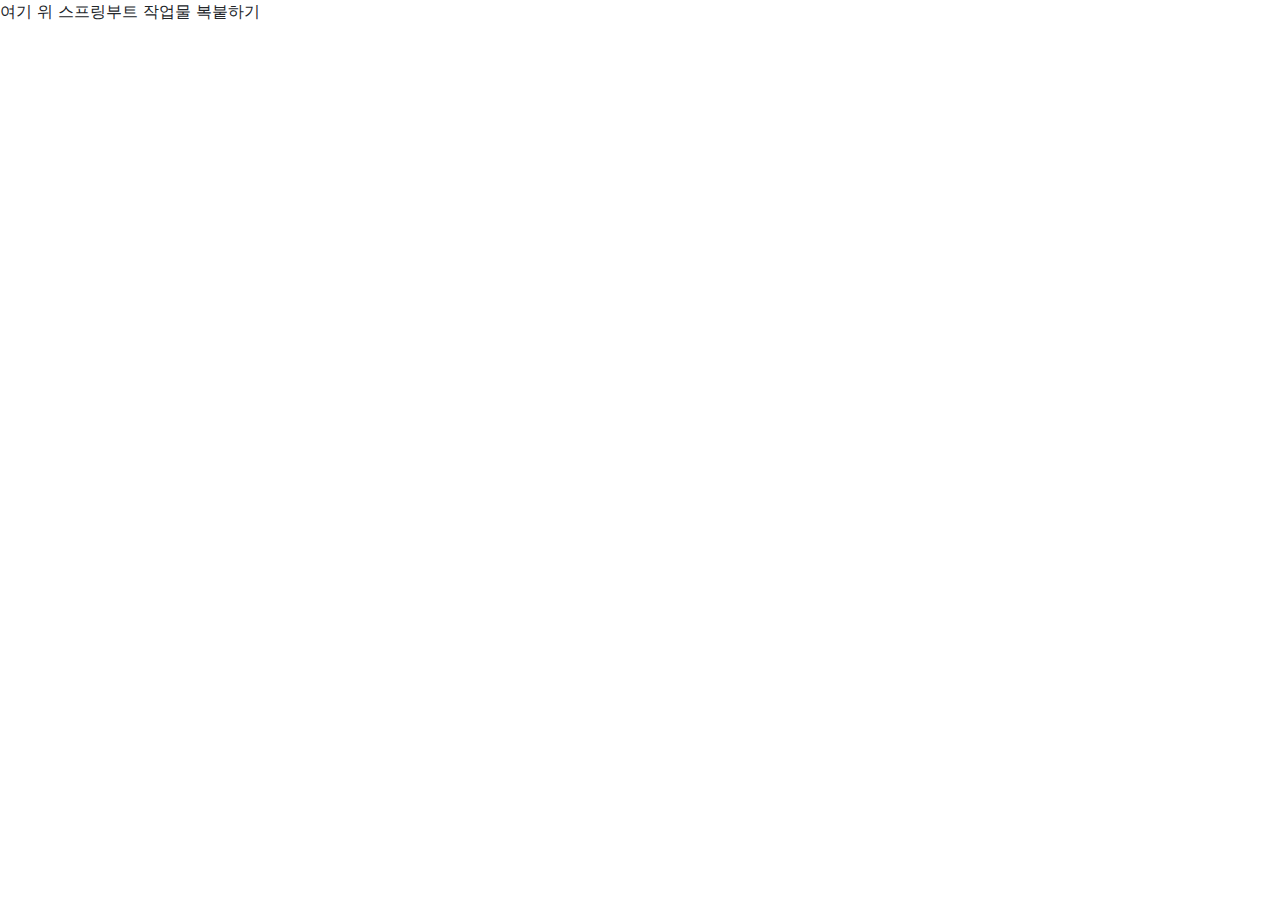
<file: index.html>
<!DOCTYPE html>
<html>
<head>
<meta charset="UTF-8">
<meta name="viewport" content="width=device-width, initial-scale=1">
<title>Portfolio</title>
<link rel="stylesheet" href="bootstrap/bootstrap.min.css">
<link rel="stylesheet" href="https://cdn.jsdelivr.net/npm/bootstrap-icons@1.13.1/font/bootstrap-icons.min.css">
<script src="js/jquery-3.7.1.min.js"></script>
</head>
<body>

여기 위 스프링부트 작업물 복붙하기  


<script src="bootstrap/bootstrap.bundle.min.js"></script>
</body>
</html>
</file>
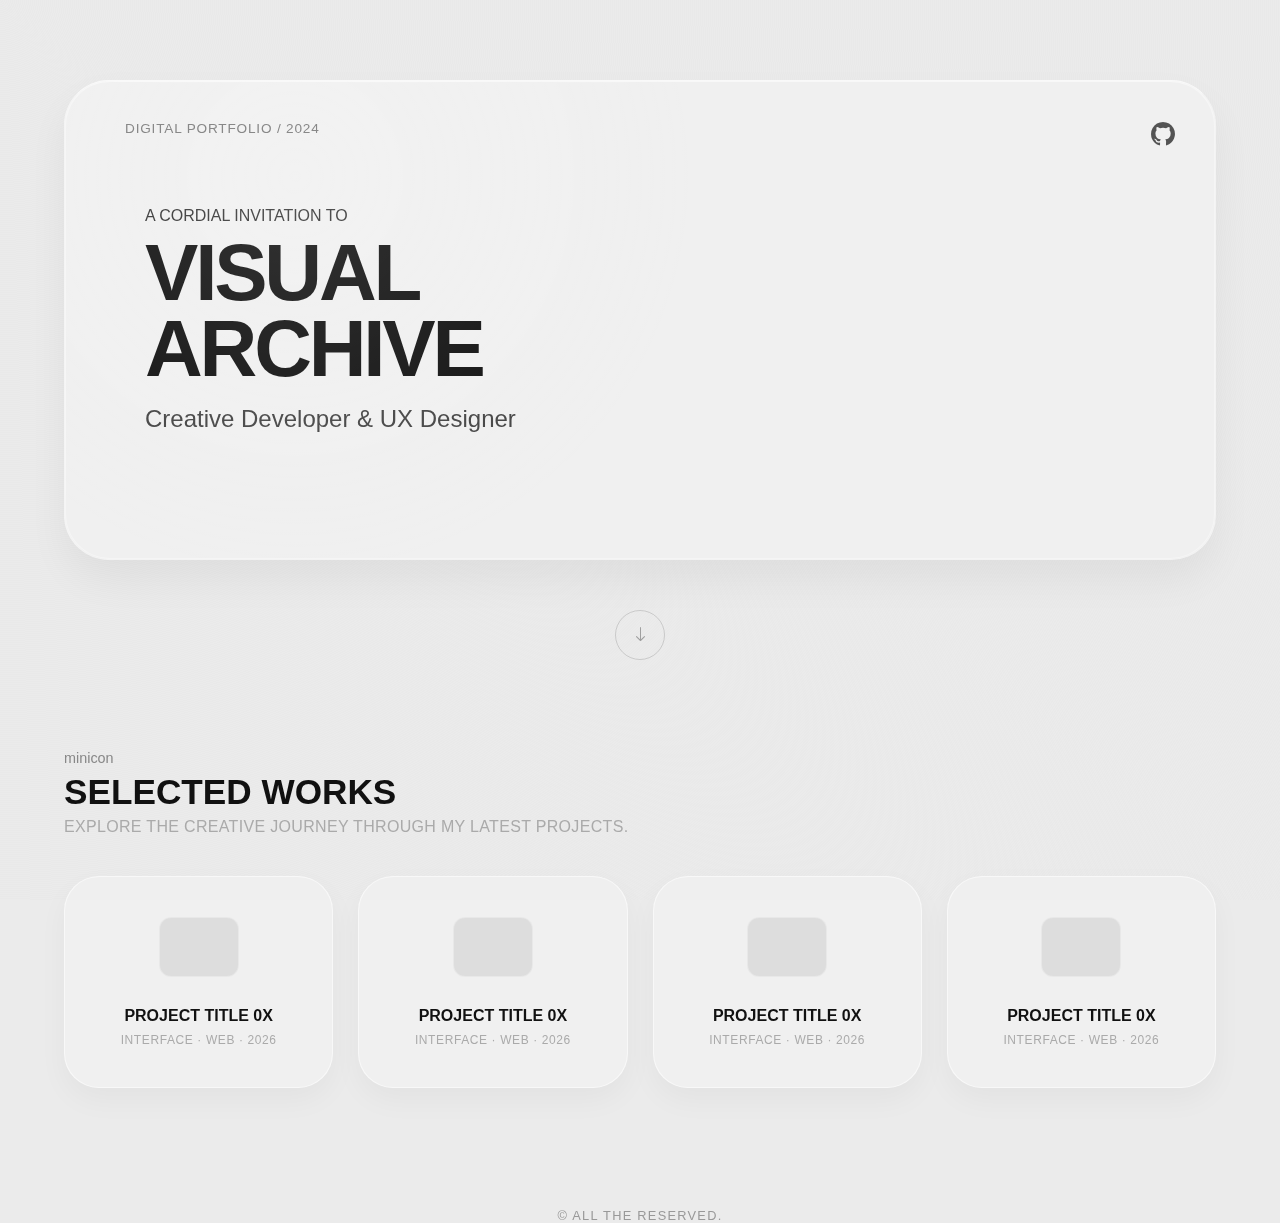
<file: src/main/resources/templates/views/index.html>
<!DOCTYPE html>
<html lang="ko">
<head>
<meta charset="UTF-8">
<meta name="viewport" content="width=device-width, initial-scale=1.0">
<title>Visual Archive</title>
<link rel="stylesheet" href="https://cdn.jsdelivr.net/npm/bootstrap-icons@1.11.3/font/bootstrap-icons.min.css">

<style>
/* =========================
   1. 기본 & 배경 노이즈
========================= */
* { margin: 0; padding: 0; box-sizing: border-box; }

html, body {
    width: 100%;
    height: 100%;
}

body {
    background: #ebebeb;
    font-family: -apple-system, BlinkMacSystemFont, "Segoe UI", Roboto, sans-serif;
    color: #111;
    display: flex;
    justify-content: center;
    padding: 80px 0;
    position: relative;
}

/* 배경 노이즈 */
body::before {
    content: "";
    position: fixed;
    inset: 0;
    z-index: -1;
    background:
        repeating-radial-gradient(
            circle at 0 0,
            rgba(0,0,0,0.02),
            rgba(0,0,0,0.02) 1px,
            transparent 1px,
            transparent 2px
        );
    opacity: 0.35;
    pointer-events: none;
}

.container {
    width: 90%;
    max-width: 1200px;
}

/* =========================
   2. HERO GLASS CARD
========================= */
/* [수정] 억지스러운 하얀 판 느낌을 제거한 진짜 유리 설정 */
.hero-card {
    position: relative;
    height: 480px;
    padding: 0 80px;
    border-radius: 45px;

    /* 1. 하얀색을 확 걷어내고 투명도를 높였습니다 (배경이 맑게 비치게) */
    background: rgba(255, 255, 255, 0.08); 
    backdrop-filter: blur(25px) saturate(130%) brightness(1.02);
    -webkit-backdrop-filter: blur(25px) saturate(130%) brightness(1.02);

    /* 2. 하얀 판처럼 보이게 만든 주범인 두꺼운 보더를 얇고 날카롭게 수정 */
    border: 0.5px solid rgba(255, 255, 255, 0.2); 
    border-top: 1.5px solid rgba(255, 255, 255, 0.6); /* 딱 요 선 하나가 유리 질감을 만듭니다 */
    border-left: 1px solid rgba(255, 255, 255, 0.3);

    /* 3. 둔탁한 그림자 대신 맑은 그림자 */
    box-shadow:
        0 20px 40px rgba(0, 0, 0, 0.05),
        inset 0 1px 1px rgba(255, 255, 255, 0.3); /* 아주 미세한 안쪽 광택 */

    display: flex;
    flex-direction: column;
    justify-content: center;
    overflow: hidden;
}

/* 4. 이상한 사선 광택 삭제하고, 아주 미세한 표면 질감만 남김 */
.hero-card::before {
    content: "";
    position: absolute;
    inset: 0;
    background: radial-gradient(circle at 20% 20%, rgba(255,255,255,0.15) 0%, transparent 40%);
    pointer-events: none;
}

/* 얇은 내부 프레임 */
.hero-card::after {
    content: "";
    position: absolute;
    inset: 0;
    border-radius: inherit;
    box-shadow: inset 0 0 0 1px rgba(255,255,255,0.35);
    pointer-events: none;
}

/* =========================
   3. HERO TEXT
========================= */
.hero-top-text {
    position: absolute;
    top: 40px;
    left: 60px;
    font-size: 0.85rem;
    color: #888;
    letter-spacing: 0.06em;
}

.hero-github {
    position: absolute;
    top: 40px;
    right: 40px;
    font-size: 1.5rem;
    opacity: 0.7;
}

.hero-invitation {
    font-size: 1rem;
    margin-bottom: 10px;
    color: #333;
}

.hero-title {
    font-size: 5rem;
    font-weight: 850;
    line-height: 0.95;
    letter-spacing: -0.04em;
    margin-bottom: 18px;
    text-transform: uppercase;
}

.hero-sub {
    font-size: 1.5rem;
    color: #444;
}

/* =========================
   4. SCROLL ICON
========================= */
.scroll-btn {
    display: flex;
    justify-content: center;
    margin: 50px 0 90px;
}

.circle {
    width: 50px;
    height: 50px;
    border-radius: 50%;
    border: 1px solid rgba(0,0,0,0.4);
    display: flex;
    align-items: center;
    justify-content: center;
    opacity: 0.35;
}

/* =========================
   5. SECTION TITLE
========================= */
.minicon-wrap {
    margin-bottom: 40px;
}

.label {
    font-size: 0.9rem;
    color: #888;
    margin-bottom: 6px;
}

.title {
    font-size: 2.2rem;
    font-weight: 800;
    text-transform: uppercase;
    margin-bottom: 6px;
}

.desc {
    font-size: 1rem;
    color: #aaa;
    letter-spacing: 0.02em;
}

/* =========================
   6. PROJECT GRID
========================= */
.grid-row {
    display: grid;
    grid-template-columns: repeat(4, 1fr);
    gap: 25px;
}

.project-card {
    border-radius: 35px;
    padding: 40px 20px;
    text-align: center;

    /* 1. 배경: 기존보다 아주 살짝만(4%) 올렸습니다. 투명함은 그대로 유지! */
    background: rgba(255, 255, 255, 0.26); 
    backdrop-filter: blur(15px);
    -webkit-backdrop-filter: blur(15px);

    /* 2. 테두리: 너무 밝지 않게, 하지만 선명하게 엣지만 살렸습니다 */
    border: 1px solid rgba(255, 255, 255, 0.55); 

    /* 3. 그림자: '밝기' 대신 '대비'를 줘서 존재감을 만들었습니다 */
    box-shadow:
        0 12px 30px rgba(0, 0, 0, 0.04);

    transition: transform .35s ease, background .35s ease, box-shadow .35s ease;
}

.project-card:hover {
    transform: translateY(-8px);
    /* 호버 시에도 너무 튀지 않게 은은하게만 */
    background: rgba(255, 255, 255, 0.4);
    box-shadow: 0 25px 50px rgba(0, 0, 0, 0.06);
}

.file-box {
    width: 80px;
    height: 60px;
    /* 너무 어둡지도, 너무 투명하지도 않은 딱 중간의 차분한 회색 */
    background: rgba(0, 0, 0, 0.08); 
    border-radius: 12px;
    margin: 0 auto 30px;
    border: 1px solid rgba(255, 255, 255, 0.3);
}

.project-card h5 {
    font-size: 1rem;
    font-weight: 800;
    margin-bottom: 8px;
    text-transform: uppercase;
}

.project-card p {
    font-size: 0.75rem;
    color: #aaa;
    letter-spacing: 0.05em;
}

/* =========================
   7. FOOTER
========================= */
footer {
    margin-top: 120px;
    text-align: center;
    font-size: 0.8rem;
    color: #999;
    letter-spacing: 0.1em;
}
</style>
</head>

<body>
<div class="container">

    <div class="hero-card">
        <div class="hero-top-text">DIGITAL PORTFOLIO / 2024</div>
        <div class="hero-github"><i class="bi bi-github"></i></div>

        <div class="hero-invitation">A CORDIAL INVITATION TO</div>
        <h1 class="hero-title">VISUAL<br>ARCHIVE</h1>
        <div class="hero-sub">Creative Developer & UX Designer</div>
    </div>

    <div class="scroll-btn">
        <div class="circle"><i class="bi bi-arrow-down"></i></div>
    </div>

    <div class="minicon-wrap">
        <div class="label">minicon</div>
        <div class="title">SELECTED WORKS</div>
        <div class="desc">EXPLORE THE CREATIVE JOURNEY THROUGH MY LATEST PROJECTS.</div>
    </div>

    <div class="grid-row">
        <div class="project-card">
            <div class="file-box"></div>
            <h5>PROJECT TITLE 0X</h5>
            <p>INTERFACE · WEB · 2026</p>
        </div>
        <div class="project-card">
            <div class="file-box"></div>
            <h5>PROJECT TITLE 0X</h5>
            <p>INTERFACE · WEB · 2026</p>
        </div>
        <div class="project-card">
            <div class="file-box"></div>
            <h5>PROJECT TITLE 0X</h5>
            <p>INTERFACE · WEB · 2026</p>
        </div>
        <div class="project-card">
            <div class="file-box"></div>
            <h5>PROJECT TITLE 0X</h5>
            <p>INTERFACE · WEB · 2026</p>
        </div>
    </div>

    <footer>© ALL THE RESERVED.</footer>

</div>
</body>
</html>
</file>
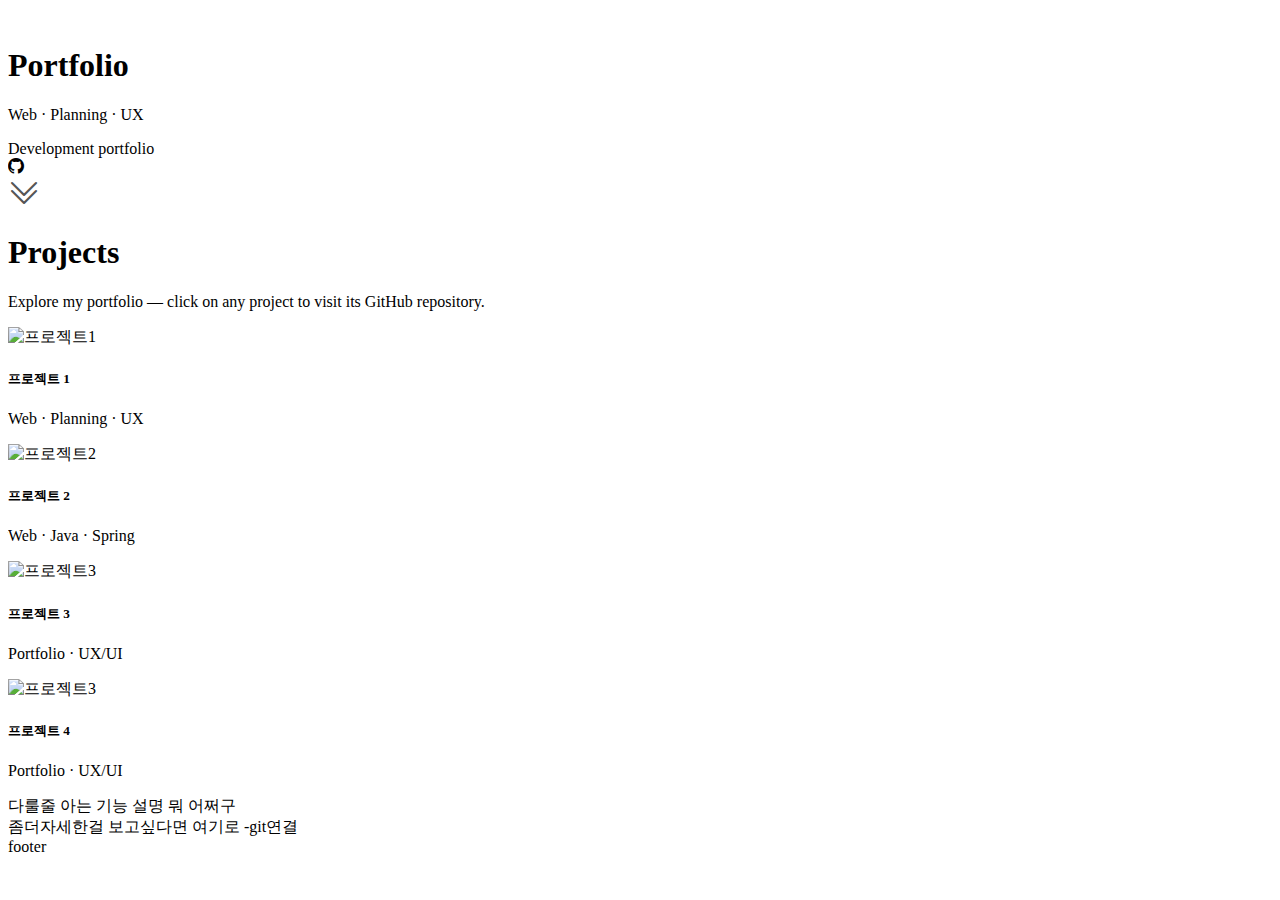
<file: src/main/resources/templates/views/맘에듬.html>
<!DOCTYPE html>
<html xmlns:th="http://www.thymeleaf.org">
<head>
<meta charset="UTF-8">
<meta name="viewport" content="width=device-width, initial-scale=1">
<title>Portfolio</title>
<link th:href="@{/bootstrap/bootstrap.min.css}" rel="stylesheet">
<link th:href="@{/css/main.css}" rel="stylesheet">
<link rel="stylesheet" href="https://cdn.jsdelivr.net/npm/bootstrap-icons@1.13.1/font/bootstrap-icons.min.css">
<script th:src="@{js/jquery-3.7.1.min.js}"></script>
</head>
<body><div class="container-fluid mt-0 pt-0">
  <div class="row justify-content-center">
    <div class="col-10"> 
    <!-- 전체 내용의 공통 너비 -->     
      <!-- 맨위에 이미지 영역 -->
      <div class="image-wrap">
	    <img th:src="@{/maincom.png}" class="mainImage2">
	    <img th:src="@{/main.jfif}" class="mainImage">
        <div class="image-header">
          <h1 class="display-5 fw-bold">Portfolio</h1>
          <p>Web · Planning · UX</p>
        </div>
        <div class="image-text">Development portfolio</div>
        <div class="image-text2"><i class="bi bi-github"></i></div>
      </div>

      <!-- 미니프로젝트 설명글 -->
	    <div class="text-center mt-6">
  			<i class="bi bi-chevron-double-down" style="font-size:2rem; color:#555;"></i>
		</div>
       <div id="projects" class="minicon row">
		  <div class="col">
		    <h1 class="minicontent display-5 fw-bold">Projects</h1>
		    <p class="minicontent">Explore my portfolio — click on any project to visit its GitHub repository.</p>
		  </div>
		</div>
      <!-- 페이지 시작 부분 -->
      <div class="row justify-content-center g-4">
  <div class="col-md-3">
    <div class="card">
      <img th:src ="@{/File.jfif}" class="card-img-top" alt="프로젝트1" style="object-fit: cover; height: 200px;">
      <div class="card-body">
        <h5 class="card-title">프로젝트 1</h5>
        <p class="card-text">Web · Planning · UX</p>
      </div>
    </div>
  </div>
  <div class="col-md-3">
    <div class="card">
      <img th:src ="@{/File.jfif}" class="card-img-top" alt="프로젝트2" style="object-fit: cover; height: 200px;">
      <div class="card-body">
        <h5 class="card-title">프로젝트 2</h5>
        <p class="card-text">Web · Java · Spring</p>
      </div>
    </div>
  </div>
  <div class="col-md-3">
    <div class="card">
      <img th:src ="@{/File.jfif}" class="card-img-top" alt="프로젝트3" style="object-fit: cover; height: 200px;">
      <div class="card-body">
        <h5 class="card-title">프로젝트 3</h5>
        <p class="card-text">Portfolio · UX/UI</p>
      </div>
    </div>
  </div>
  <div class="col-md-3">
    <div class="card">
      <img th:src ="@{/File.jfif}" class="card-img-top" alt="프로젝트3" style="object-fit: cover; height: 200px;">
      <div class="card-body">
        <h5 class="card-title">프로젝트 4</h5>
        <p class="card-text">Portfolio · UX/UI</p>
      </div>
    </div>
  </div>
</div>
      <!-- 기능 설명 -->
      <div class="row mt-3">
        <div class="col">
          다룰줄 아는 기능 설명 뭐 어쩌구
        </div>
      </div>

      <!-- Git 연결 -->
      <div class="row mt-3">
        <div class="col">
          좀더자세한걸 보고싶다면 여기로 -git연결
        </div>
      </div>

      <!-- Footer -->
      <div class="row mt-3">
        <div class="col">
          footer
        </div>
      </div>

    </div> <!-- col-10 끝 -->
  </div> <!-- row justify-content-center 끝 -->
</div>
<script th:src="@{bootstrap/bootstrap.bundle.min.js}"></script>
<script>
document.addEventListener('DOMContentLoaded', () => {
    // 클릭할 이미지들 선택
    const images = document.querySelectorAll('.mainImage, .mainImage2');
    
    images.forEach(img => {
        img.addEventListener('click', (e) => {
            // 프로젝트 섹션 위치 찾기
            const target = document.getElementById('projects');
            if (target) {
                // 상단 여백을 고려해 정교하게 이동
                const targetPosition = target.getBoundingClientRect().top + window.pageYOffset;
                window.scrollTo({
                    top: targetPosition - 20, // 20px 정도 여유를 두고 이동
                    behavior: 'smooth'
                });
            }
        });
    });
});
</script>
</body>
</html>
</file>
